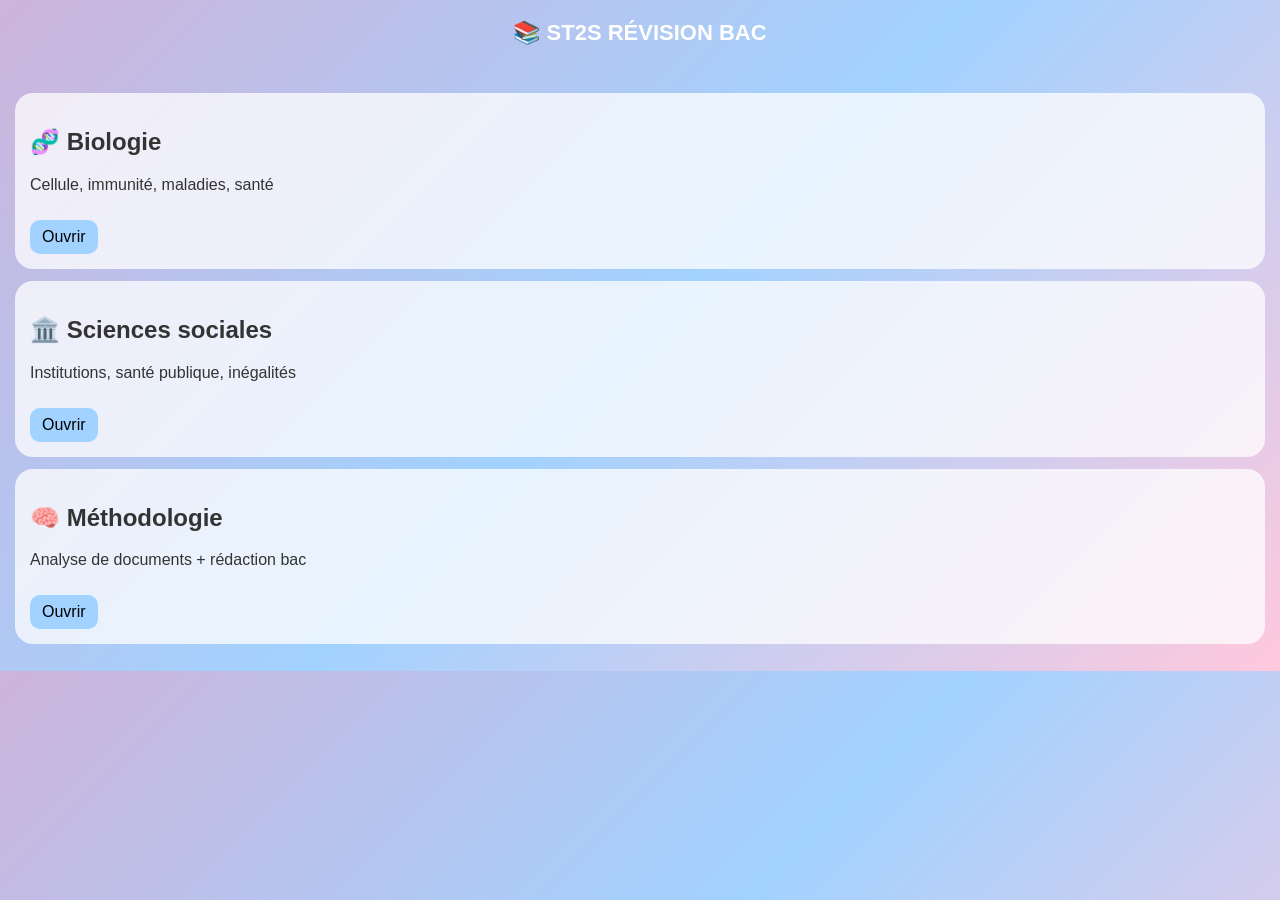
<file: index.html>
<!DOCTYPE html>
<html lang="fr">
<head>
<meta charset="UTF-8">
<title>ST2S App</title>
<link rel="stylesheet" href="style.css">
</head>

<body>

<header>📚 ST2S RÉVISION BAC</header>

<div class="container">

  <div class="card">
    <h2>🧬 Biologie</h2>
    <p>Cellule, immunité, maladies, santé</p>
    <a href="bio.html">Ouvrir</a>
  </div>

  <div class="card">
    <h2>🏛️ Sciences sociales</h2>
    <p>Institutions, santé publique, inégalités</p>
    <a href="social.html">Ouvrir</a>
  </div>

  <div class="card">
    <h2>🧠 Méthodologie</h2>
    <p>Analyse de documents + rédaction bac</p>
    <a href="methodo.html">Ouvrir</a>
  </div>

</div>

</body>
</html>
</file>
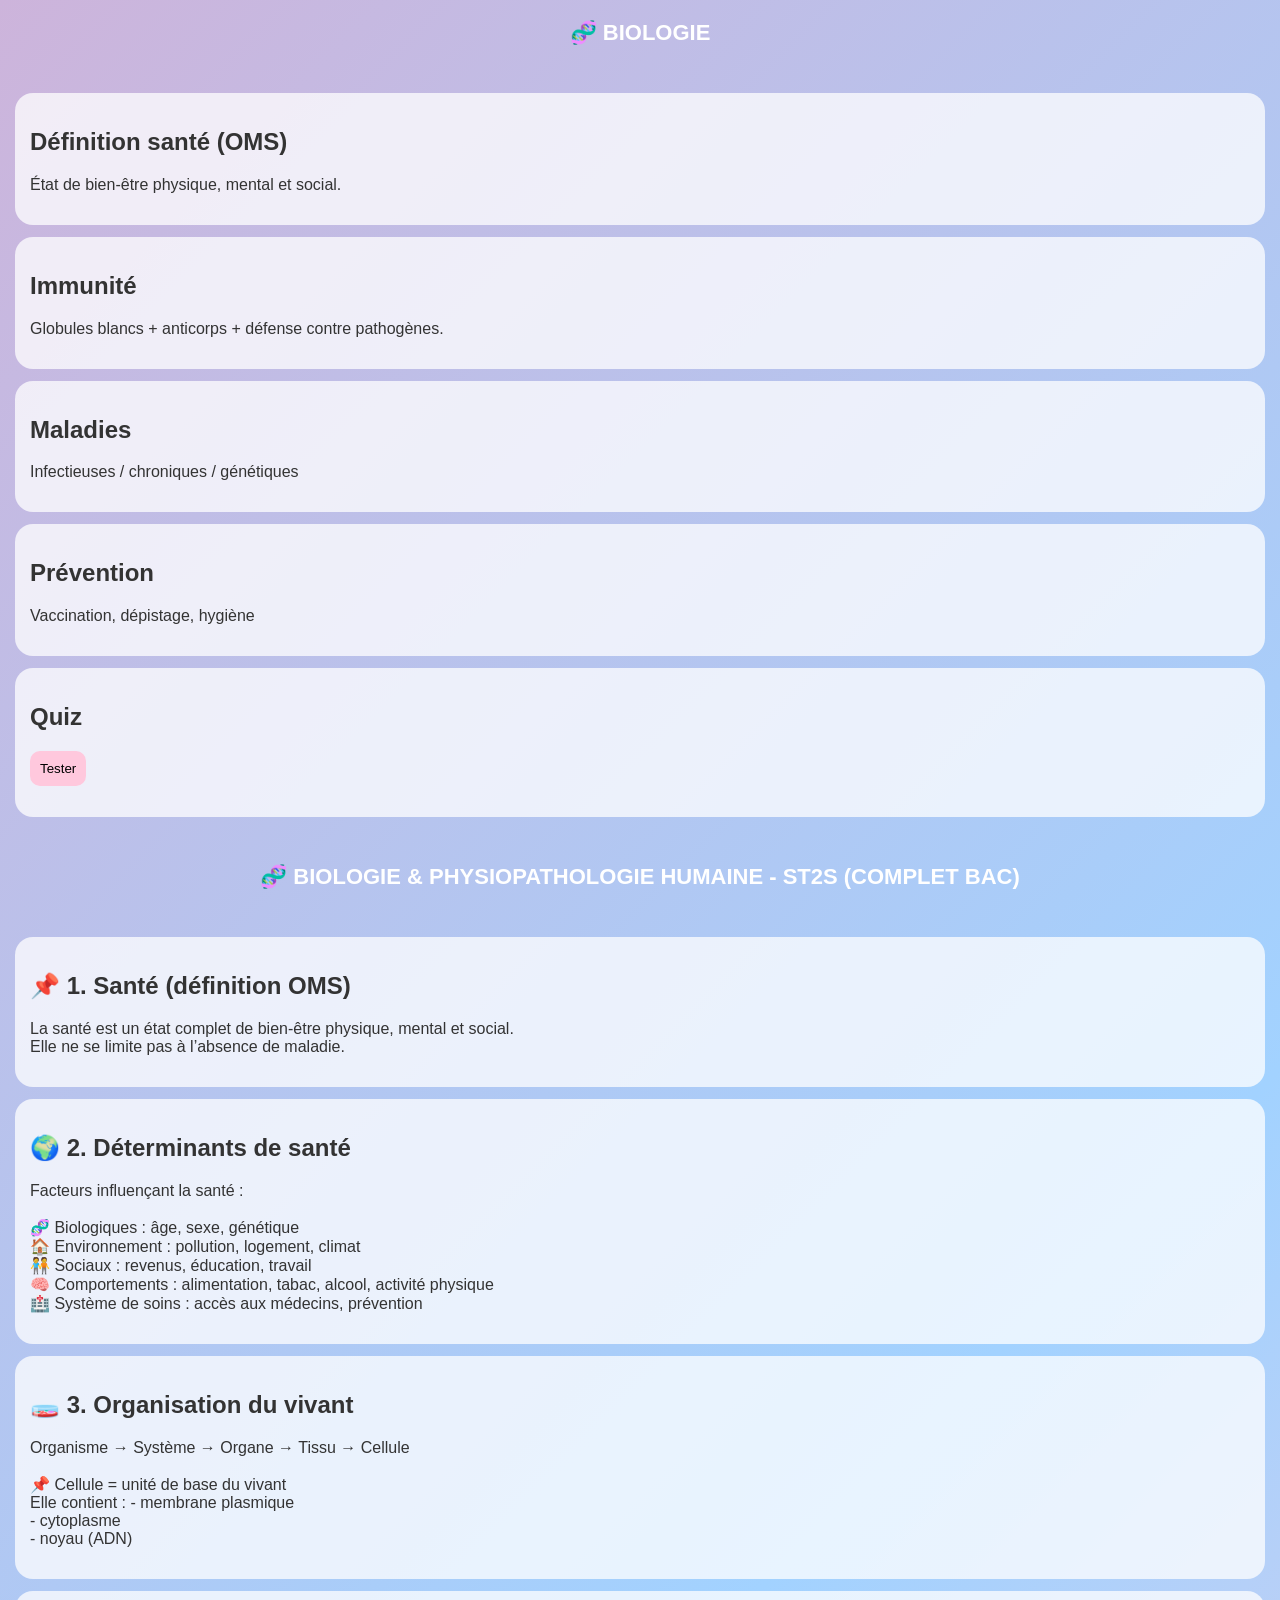
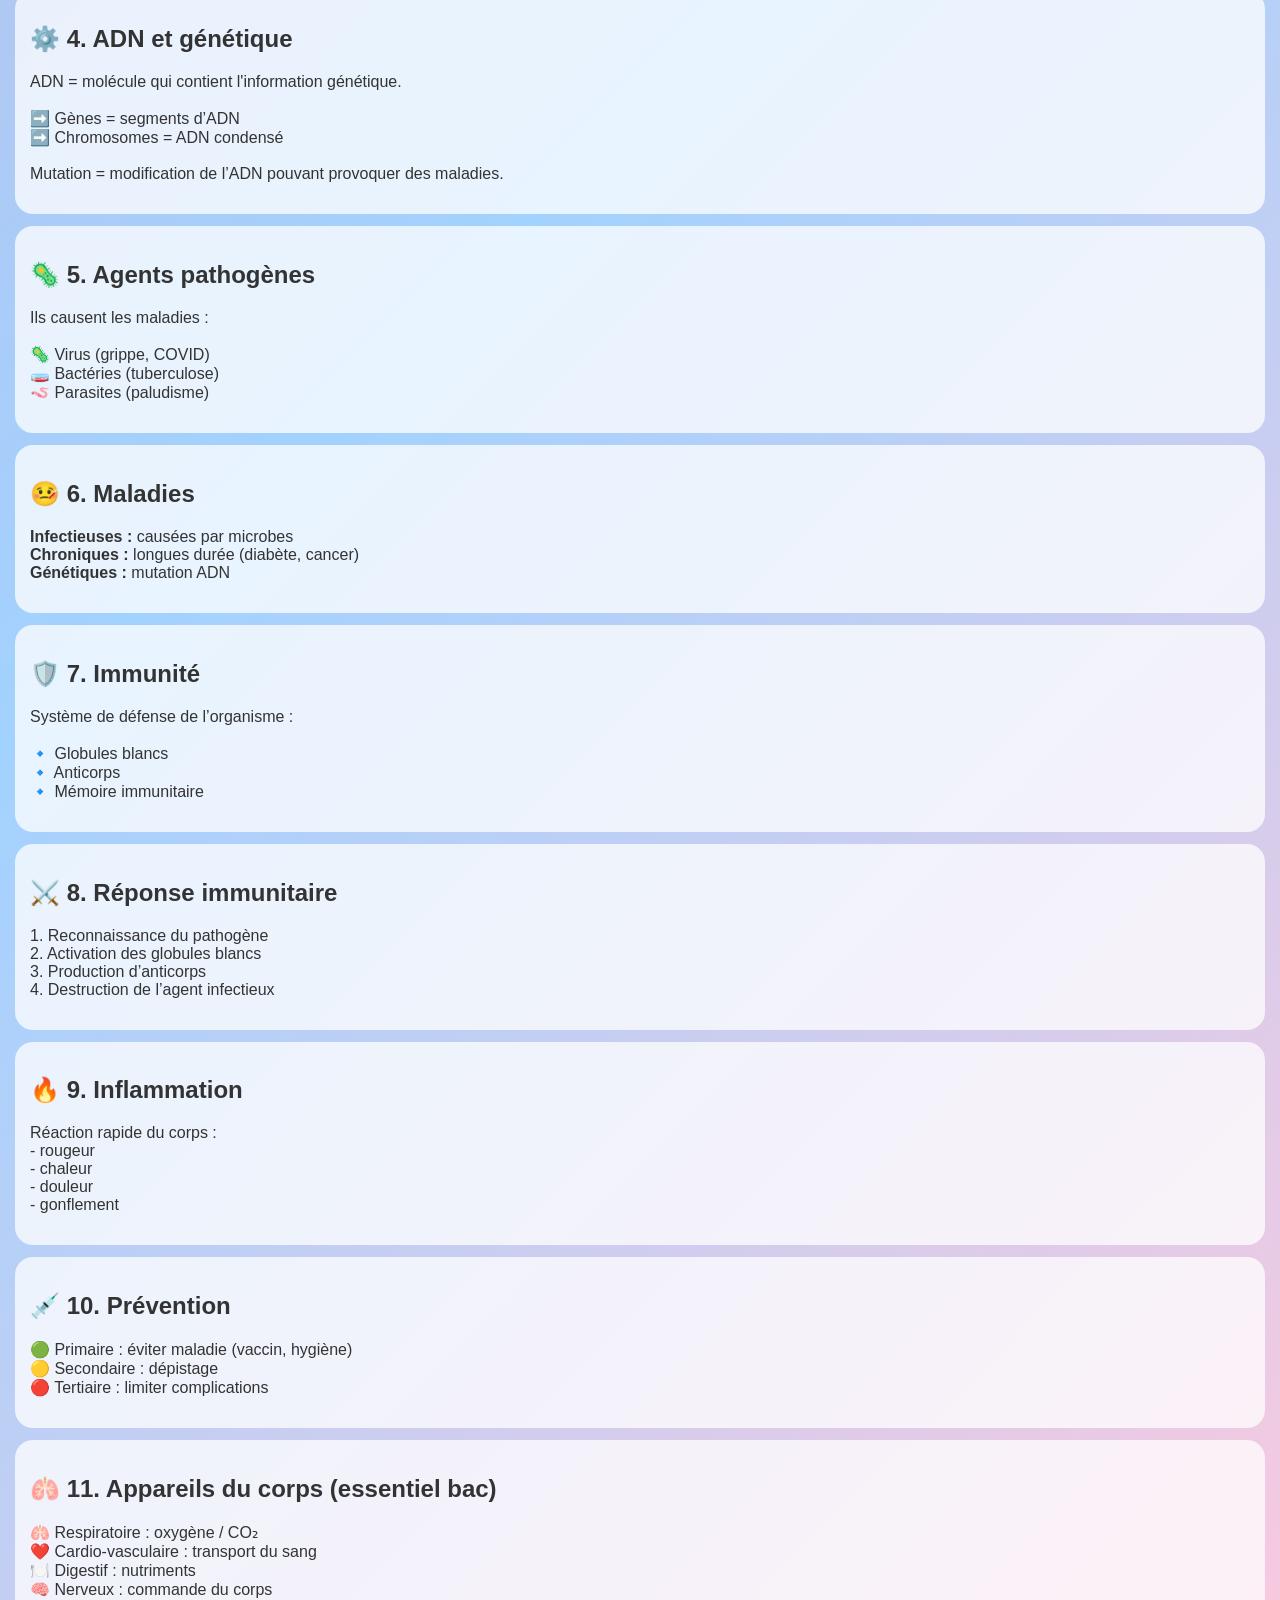
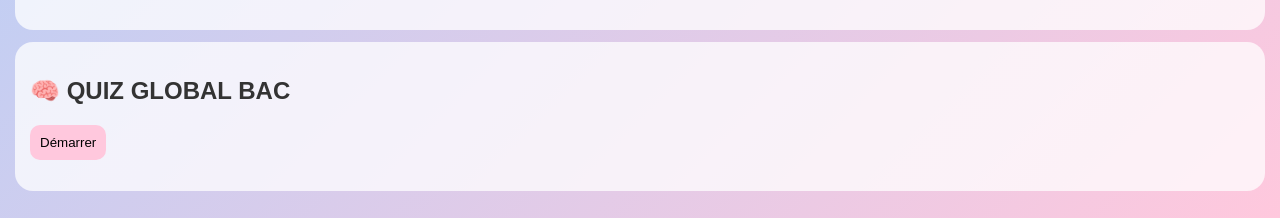
<file: bio.html>
<!DOCTYPE html>
<html lang="fr">
<head>
<meta charset="UTF-8">
<title>Bio ST2S</title>
<link rel="stylesheet" href="style.css">
</head>

<body>

<header>🧬 BIOLOGIE</header>

<div class="container">

<div class="card">
<h2>Définition santé (OMS)</h2>
<p>État de bien-être physique, mental et social.</p>
</div>

<div class="card">
<h2>Immunité</h2>
<p>Globules blancs + anticorps + défense contre pathogènes.</p>
</div>

<div class="card">
<h2>Maladies</h2>
<p>Infectieuses / chroniques / génétiques</p>
</div>

<div class="card">
<h2>Prévention</h2>
<p>Vaccination, dépistage, hygiène</p>
</div>

<div class="card">
<h2>Quiz</h2>
<button onclick="quizBio()">Tester</button>
<p id="bio"></p>
</div>

</div>

<script src="script.js"></script>
</body>
</html>
<!DOCTYPE html>
<html lang="fr">
<head>
<meta charset="UTF-8">
<title>Bio ST2S Complet</title>
<link rel="stylesheet" href="style.css">
</head>

<body>

<header>🧬 BIOLOGIE & PHYSIOPATHOLOGIE HUMAINE - ST2S (COMPLET BAC)</header>

<div class="container">

<!-- ===================== -->
<!-- CHAPITRE 1 -->
<!-- ===================== -->

<div class="card">
<h2>📌 1. Santé (définition OMS)</h2>
<p>
La santé est un état complet de bien-être physique, mental et social.<br>
Elle ne se limite pas à l’absence de maladie.
</p>
</div>

<div class="card">
<h2>🌍 2. Déterminants de santé</h2>
<p>
Facteurs influençant la santé :
<br><br>
🧬 Biologiques : âge, sexe, génétique<br>
🏠 Environnement : pollution, logement, climat<br>
🧑‍🤝‍🧑 Sociaux : revenus, éducation, travail<br>
🧠 Comportements : alimentation, tabac, alcool, activité physique<br>
🏥 Système de soins : accès aux médecins, prévention
</p>
</div>

<!-- ===================== -->
<!-- CHAPITRE 2 -->
<!-- ===================== -->

<div class="card">
<h2>🧫 3. Organisation du vivant</h2>
<p>
Organisme → Système → Organe → Tissu → Cellule
<br><br>
📌 Cellule = unité de base du vivant<br>
Elle contient :
- membrane plasmique<br>
- cytoplasme<br>
- noyau (ADN)
</p>
</div>

<div class="card">
<h2>⚙️ 4. ADN et génétique</h2>
<p>
ADN = molécule qui contient l'information génétique.<br><br>
➡️ Gènes = segments d’ADN<br>
➡️ Chromosomes = ADN condensé<br><br>
Mutation = modification de l’ADN pouvant provoquer des maladies.
</p>
</div>

<!-- ===================== -->
<!-- CHAPITRE 3 -->
<!-- ===================== -->

<div class="card">
<h2>🦠 5. Agents pathogènes</h2>
<p>
Ils causent les maladies :
<br><br>
🦠 Virus (grippe, COVID)<br>
🧫 Bactéries (tuberculose)<br>
🪱 Parasites (paludisme)
</p>
</div>

<div class="card">
<h2>🤒 6. Maladies</h2>
<p>
<b>Infectieuses :</b> causées par microbes<br>
<b>Chroniques :</b> longues durée (diabète, cancer)<br>
<b>Génétiques :</b> mutation ADN
</p>
</div>

<!-- ===================== -->
<!-- CHAPITRE 4 -->
<!-- ===================== -->

<div class="card">
<h2>🛡️ 7. Immunité</h2>
<p>
Système de défense de l’organisme :
<br><br>
🔹 Globules blancs<br>
🔹 Anticorps<br>
🔹 Mémoire immunitaire
</p>
</div>

<div class="card">
<h2>⚔️ 8. Réponse immunitaire</h2>
<p>
1. Reconnaissance du pathogène<br>
2. Activation des globules blancs<br>
3. Production d’anticorps<br>
4. Destruction de l’agent infectieux
</p>
</div>

<!-- ===================== -->
<!-- CHAPITRE 5 -->
<!-- ===================== -->

<div class="card">
<h2>🔥 9. Inflammation</h2>
<p>
Réaction rapide du corps :
<br>
- rougeur<br>
- chaleur<br>
- douleur<br>
- gonflement
</p>
</div>

<!-- ===================== -->
<!-- CHAPITRE 6 -->
<!-- ===================== -->

<div class="card">
<h2>💉 10. Prévention</h2>
<p>
🟢 Primaire : éviter maladie (vaccin, hygiène)<br>
🟡 Secondaire : dépistage<br>
🔴 Tertiaire : limiter complications
</p>
</div>

<!-- ===================== -->
<!-- CHAPITRE 7 -->
<!-- ===================== -->

<div class="card">
<h2>🫁 11. Appareils du corps (essentiel bac)</h2>
<p>
🫁 Respiratoire : oxygène / CO₂<br>
❤️ Cardio-vasculaire : transport du sang<br>
🍽️ Digestif : nutriments<br>
🧠 Nerveux : commande du corps
</p>
</div>

<!-- ===================== -->
<!-- QUIZ -->
<!-- ===================== -->

<div class="card">
<h2>🧠 QUIZ GLOBAL BAC</h2>
<button onclick="quizBio()">Démarrer</button>
<p id="resultBio"></p>
</div>

</div>

<script src="script.js"></script>

</body>
</html>
</file>
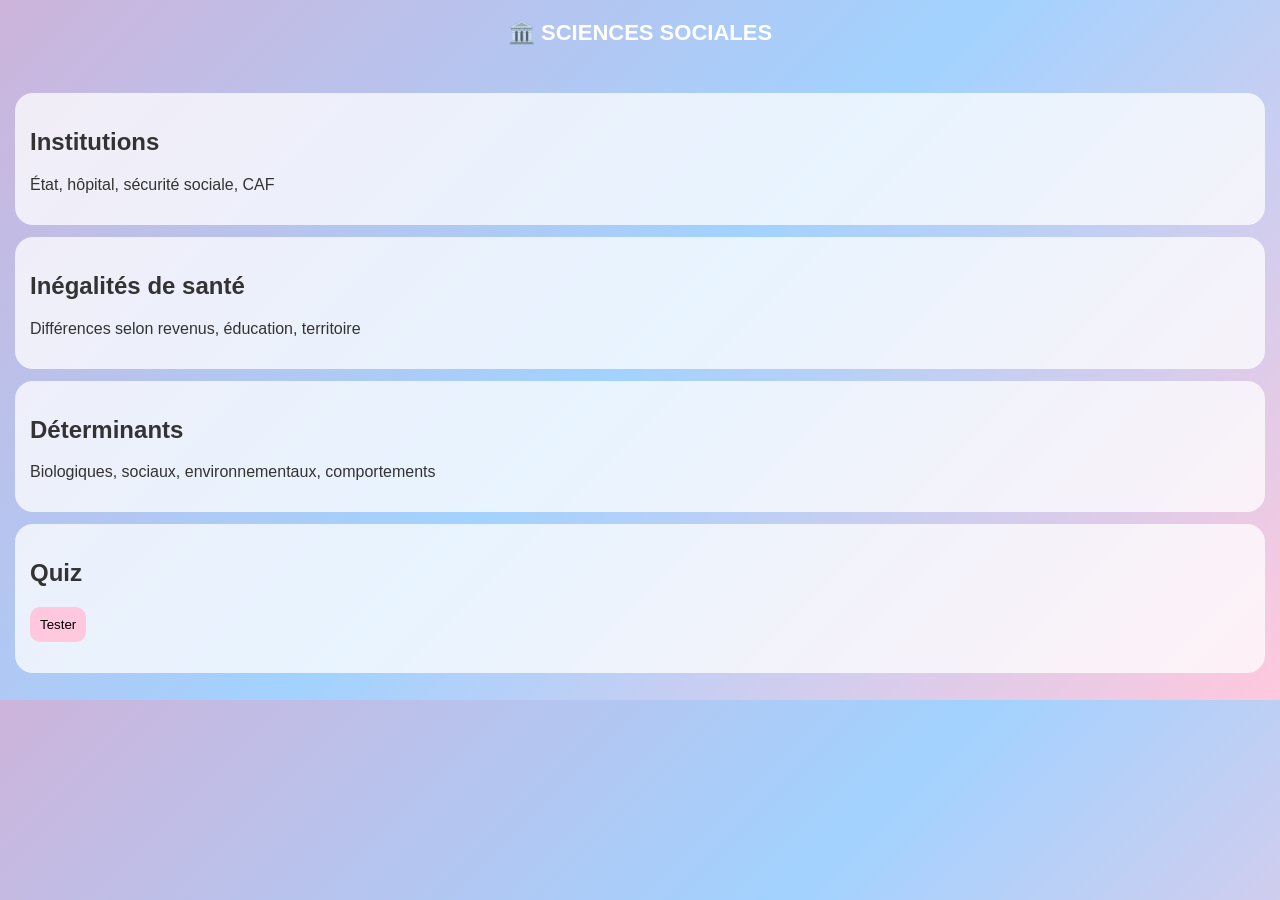
<file: social.html>
<!DOCTYPE html>
<html lang="fr">
<head>
<meta charset="UTF-8">
<title>Social ST2S</title>
<link rel="stylesheet" href="style.css">
</head>

<body>

<header>🏛️ SCIENCES SOCIALES</header>

<div class="container">

<div class="card">
<h2>Institutions</h2>
<p>État, hôpital, sécurité sociale, CAF</p>
</div>

<div class="card">
<h2>Inégalités de santé</h2>
<p>Différences selon revenus, éducation, territoire</p>
</div>

<div class="card">
<h2>Déterminants</h2>
<p>Biologiques, sociaux, environnementaux, comportements</p>
</div>

<div class="card">
<h2>Quiz</h2>
<button onclick="quizSocial()">Tester</button>
<p id="social"></p>
</div>

</div>

<script src="script.js"></script>
</body>
</html>
</file>
<file: style.css>
body {
  margin: 0;
  font-family: Arial;
  background: linear-gradient(135deg, #cdb4db, #a2d2ff, #ffc8dd);
  color: #333;
}

header {
  text-align: center;
  padding: 20px;
  color: white;
  font-size: 22px;
  font-weight: bold;
}

.container {
  padding: 15px;
}

.card {
  background: rgba(255,255,255,0.75);
  margin: 12px 0;
  padding: 15px;
  border-radius: 18px;
}

a {
  display: inline-block;
  margin-top: 10px;
  text-decoration: none;
  background: #a2d2ff;
  padding: 8px 12px;
  border-radius: 10px;
  color: black;
}
button {
  background: #ffc8dd;
  border: none;
  padding: 10px;
  border-radius: 10px;
}
</file>
